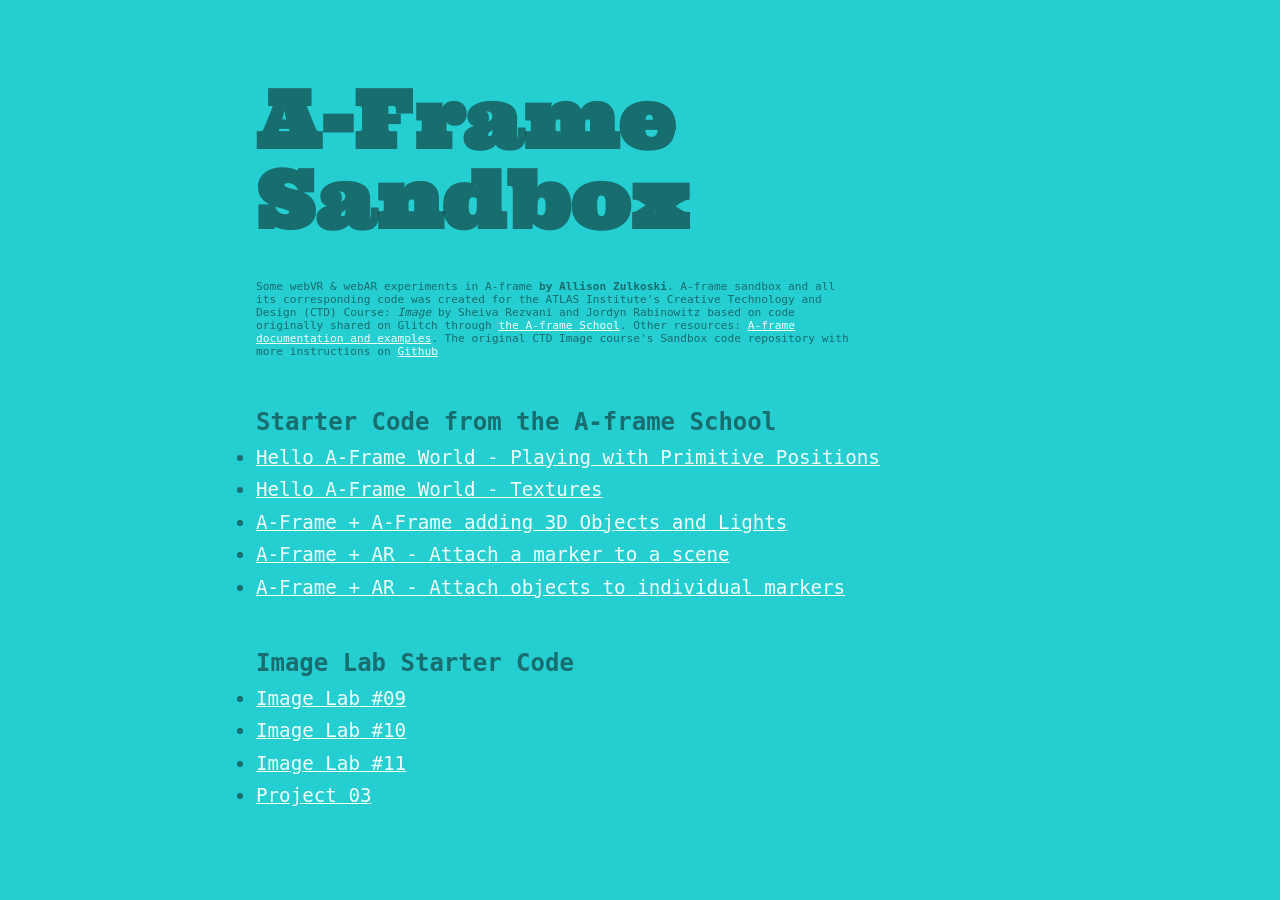
<file: aframe-example-code-main/index.html>
<!DOCTYPE html>
<html>
  <head>
    <title>A-Frame Sandbox</title>
    <meta name="viewport" content="width=device-width, initial-scale=1.0">
    <link rel="stylesheet" type="text/css" href="main.css">
  </head>
  <body>
    <h1>A-Frame Sandbox</h1>
    <p>Some webVR &amp; webAR experiments in A-frame <b>by Allison Zulkoski</b>. A-frame sandbox and all its corresponding code was created for the ATLAS Institute's Creative Technology and Design &#40;CTD&#41; Course: <i>Image</i> by Sheiva Rezvani and Jordyn Rabinowitz based on code originally shared on Glitch through <a href="https://aframe.io/aframe-school/#/" target="_blank">the A-frame School</a>. Other resources: <a href="https://aframe.io/">A-frame documentation and examples</a>. The original CTD Image course&#39;s Sandbox code repository with more instructions on <a href="https://github.com/sheiva/aframe-example-code">Github</a> </p>
    
    <h2>Starter Code from the A-frame School</h2>
    <ul>
      <li><a href="01-hello-AFrame-world-primitive-positions/index.html">Hello A-Frame World - Playing with Primitive Positions</a></li>
      <li><a href="02-Adding-textures-to-sky-and-primitives/index.html">Hello A-Frame World - Textures</a></li>
      <li><a href="03-Adding-3D-objects-lights-text/index.html">A-Frame &#43; A-Frame adding 3D Objects and Lights</a></li>
      <li><a href="04-ARjs-example01-attach-a-whole-scene-to-a-marker/index.html">A-Frame &#43; AR - Attach a marker to a scene</a></li>
      <li><a href="05-ARjs-example02-individualmarkers/index.html">A-Frame &#43; AR - Attach objects to individual markers</a></li>
    </ul>

    <h2>Image Lab Starter Code</h2>
    <ul>
      <li><a href="ImageLab09/index.html">Image Lab &#35;09</a></li>
      <li><a href="ImageLab10/index.html">Image Lab &#35;10</a></li>
      <li><a href="ImageLab11/index.html">Image Lab &#35;11</a></li>
      <li><a href="ImageProject-03/index.html">Project 03</a></li>
    </ul>

    
  </body>
</html>
</file>
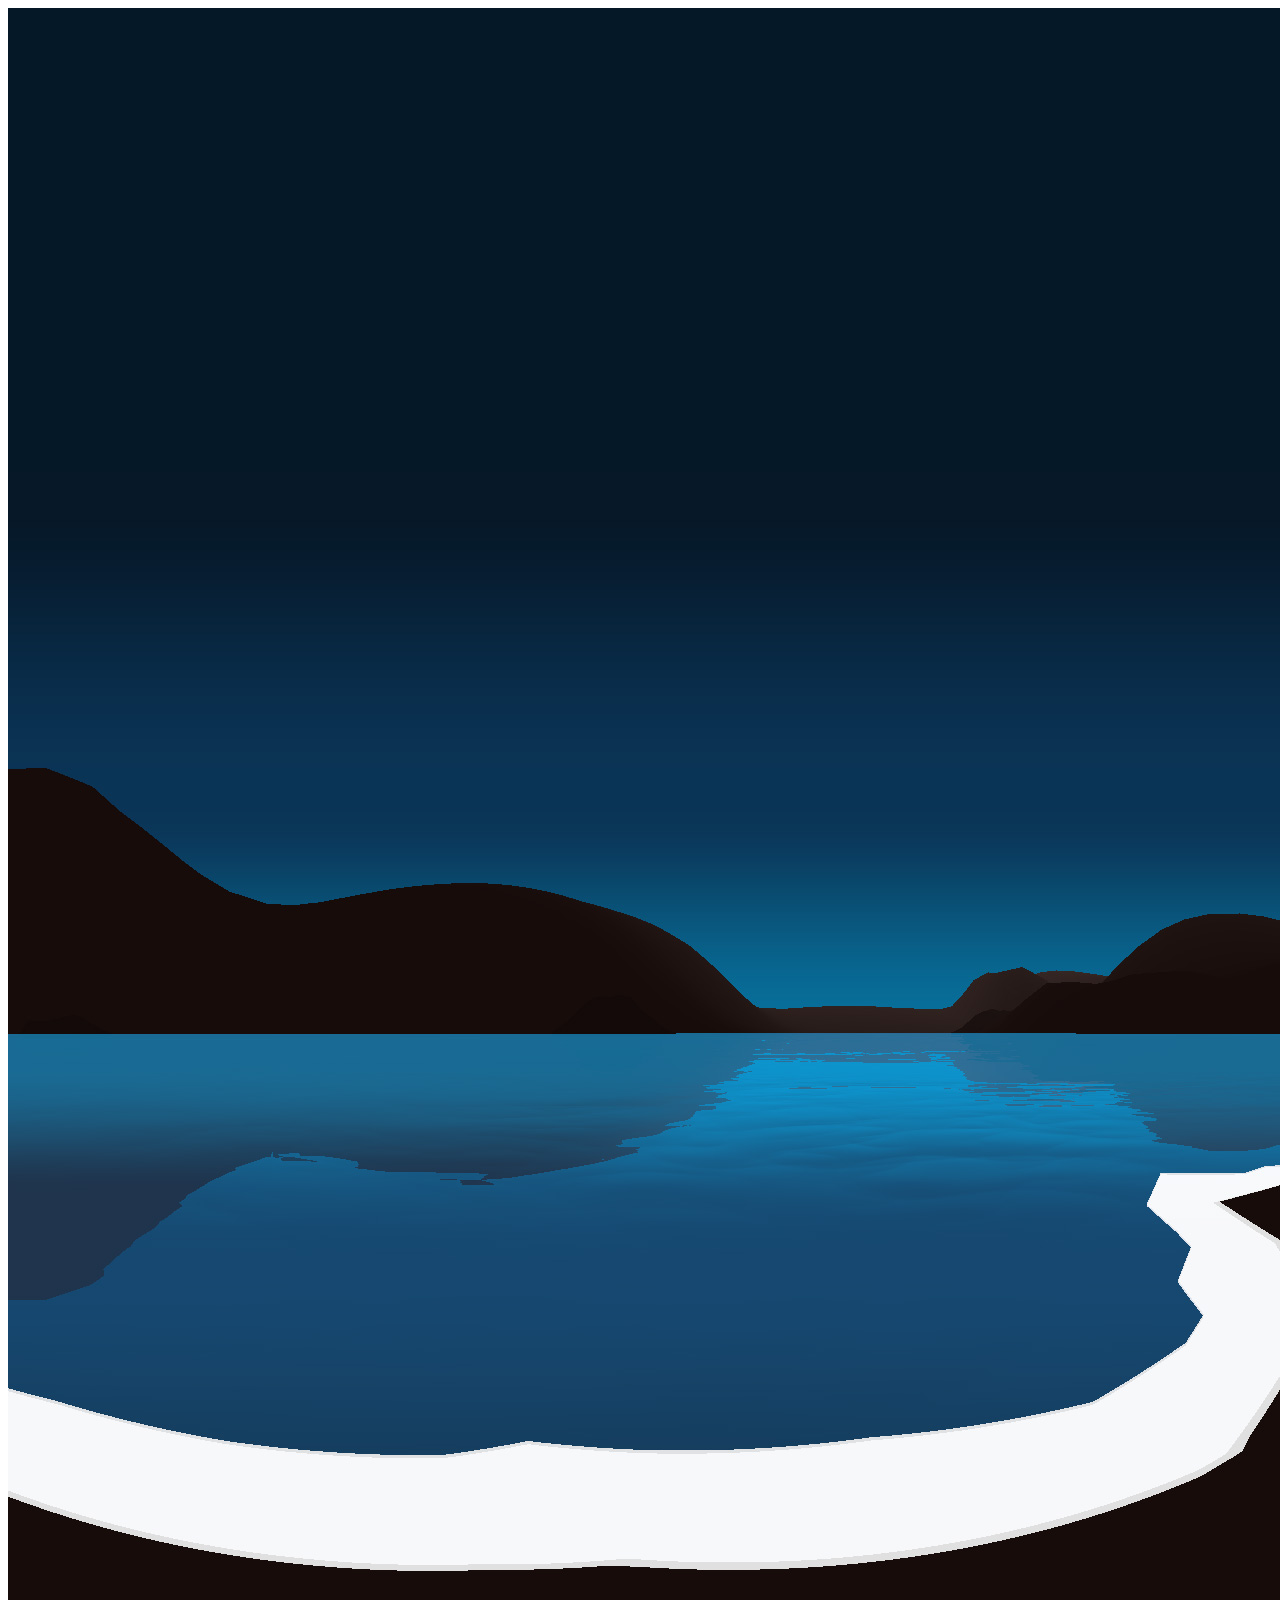
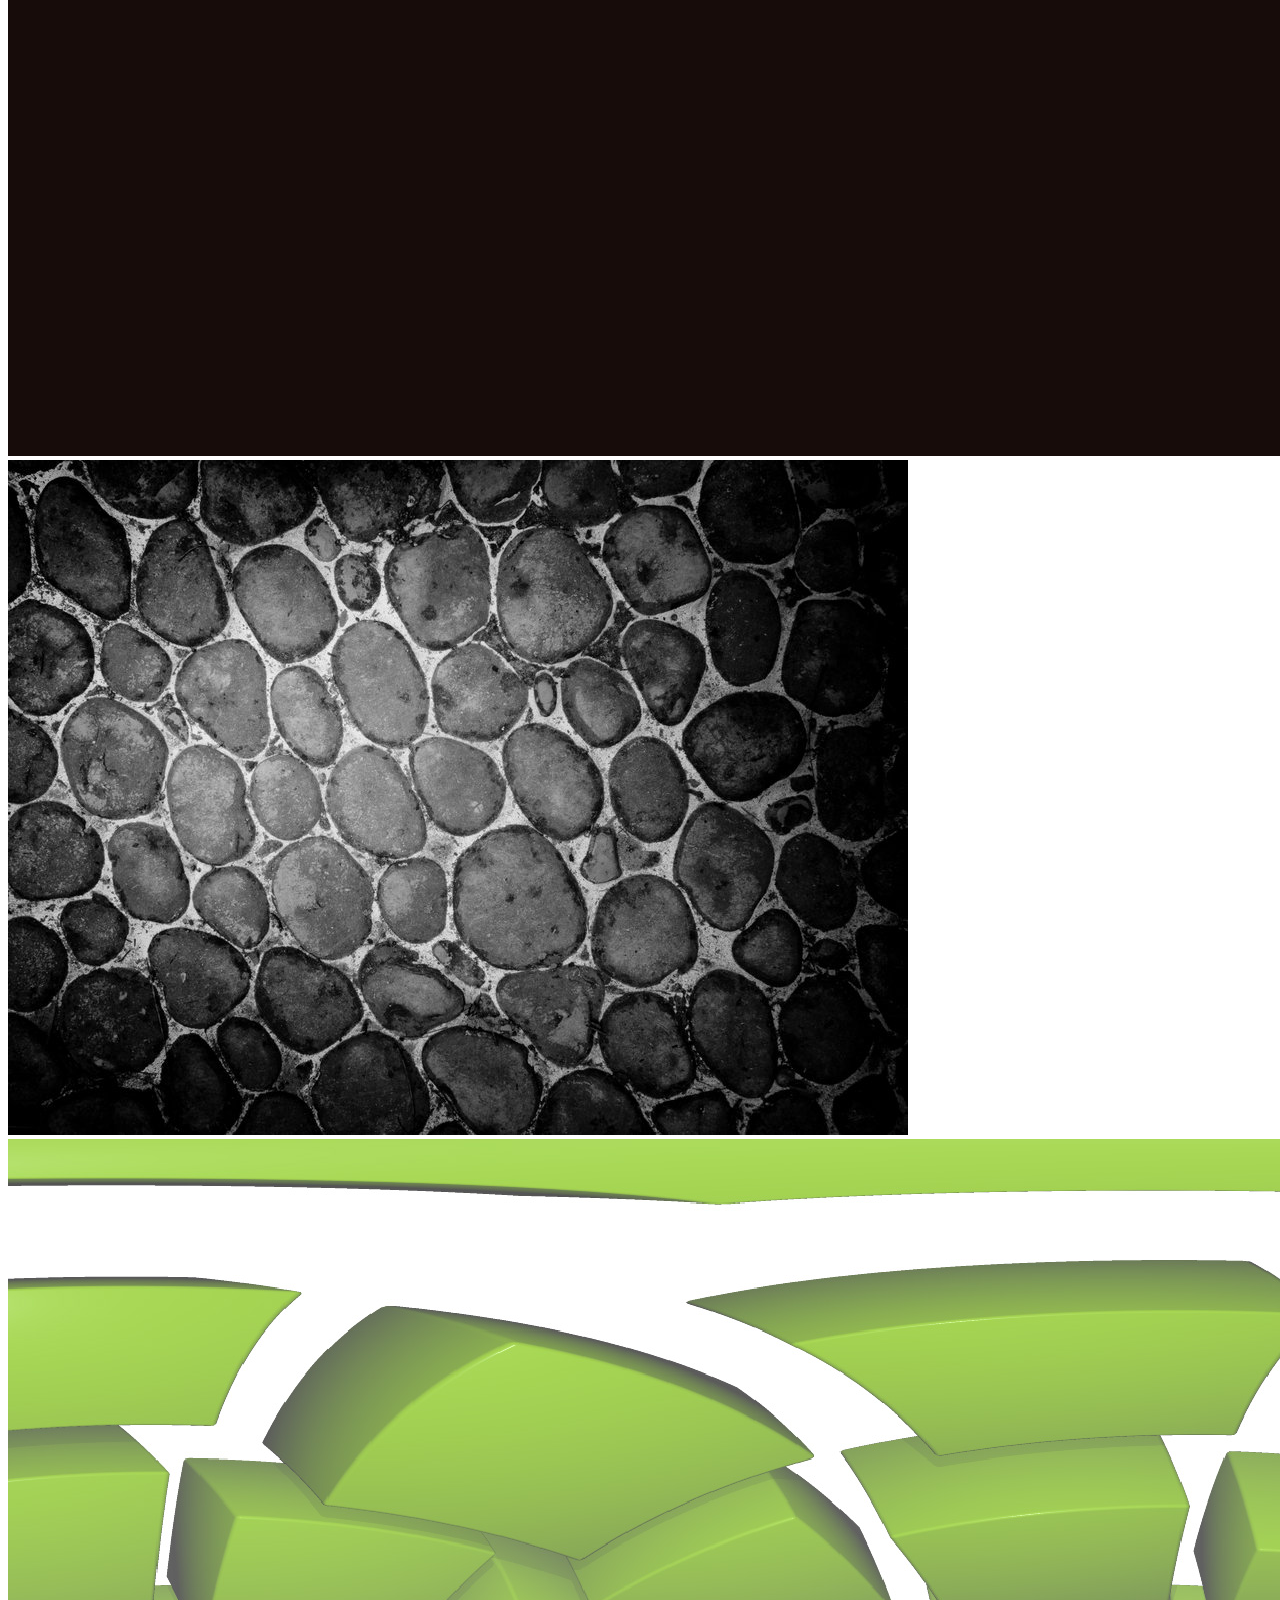
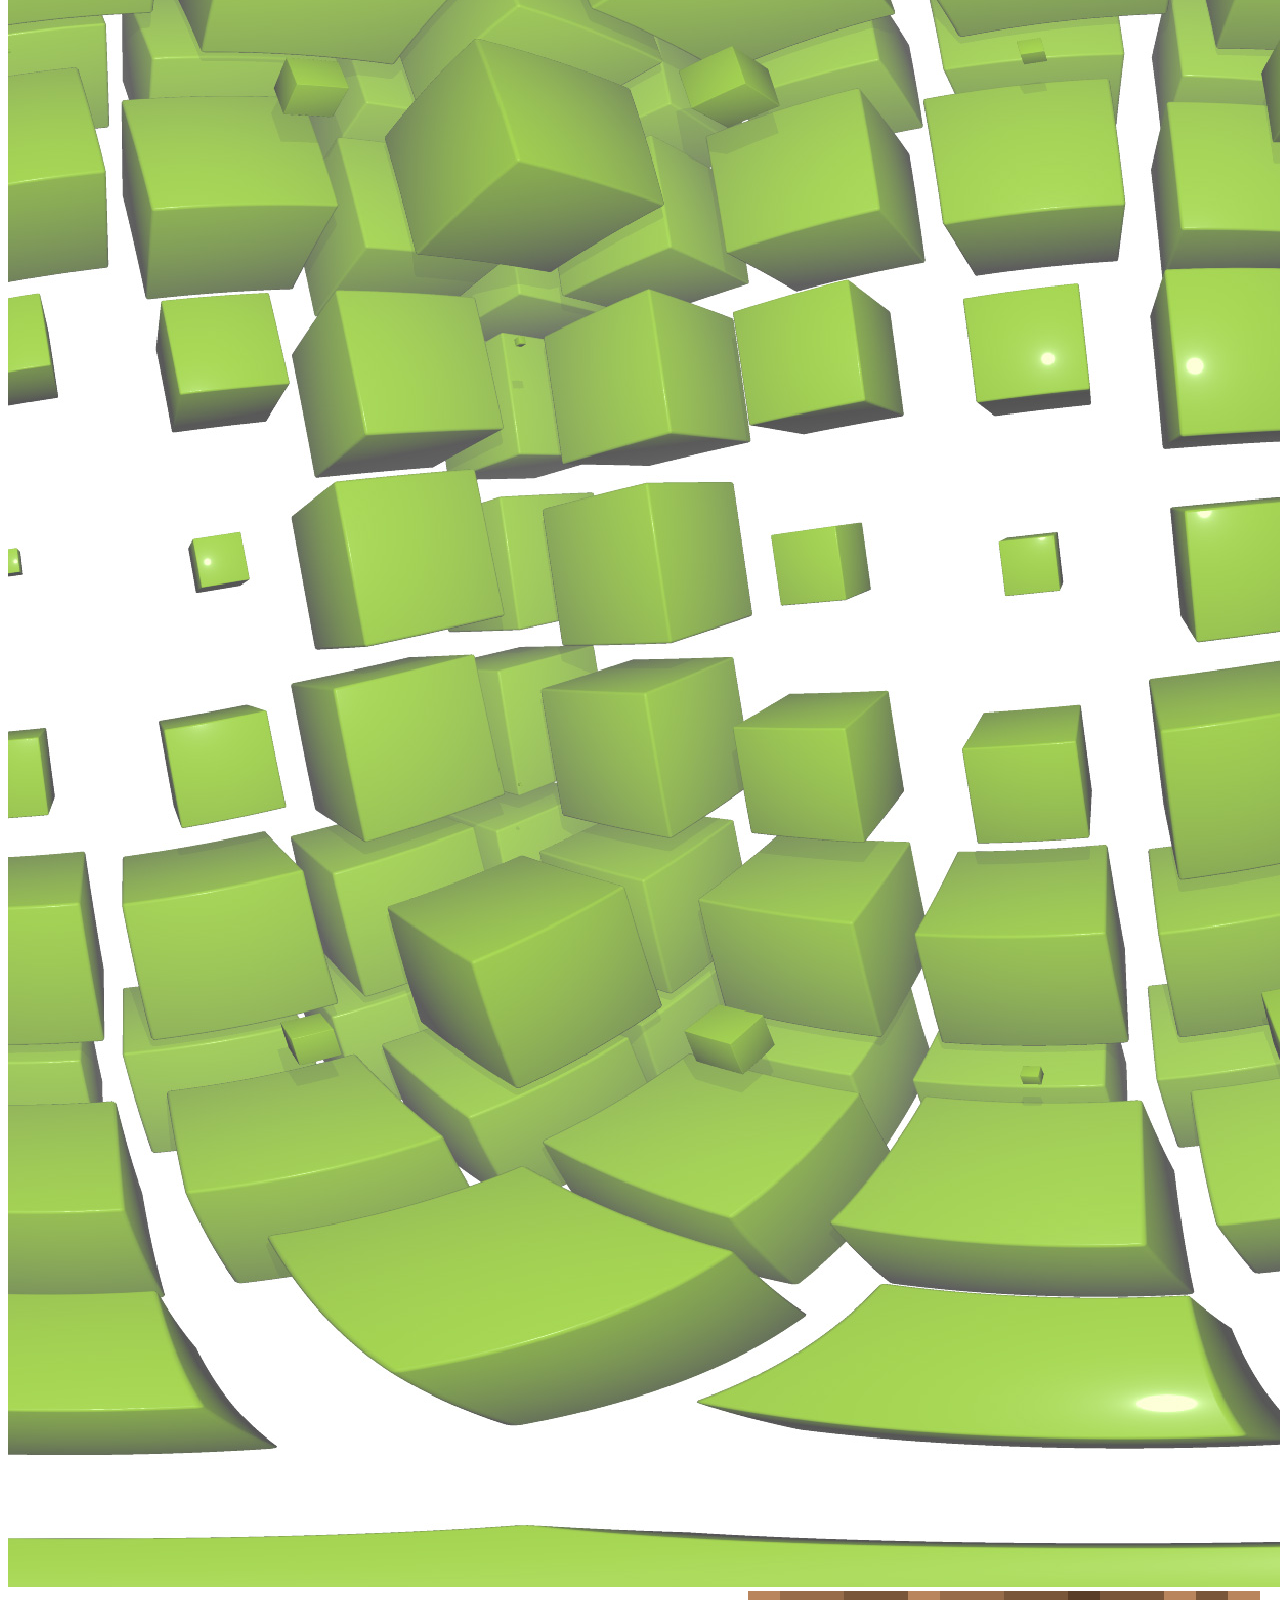
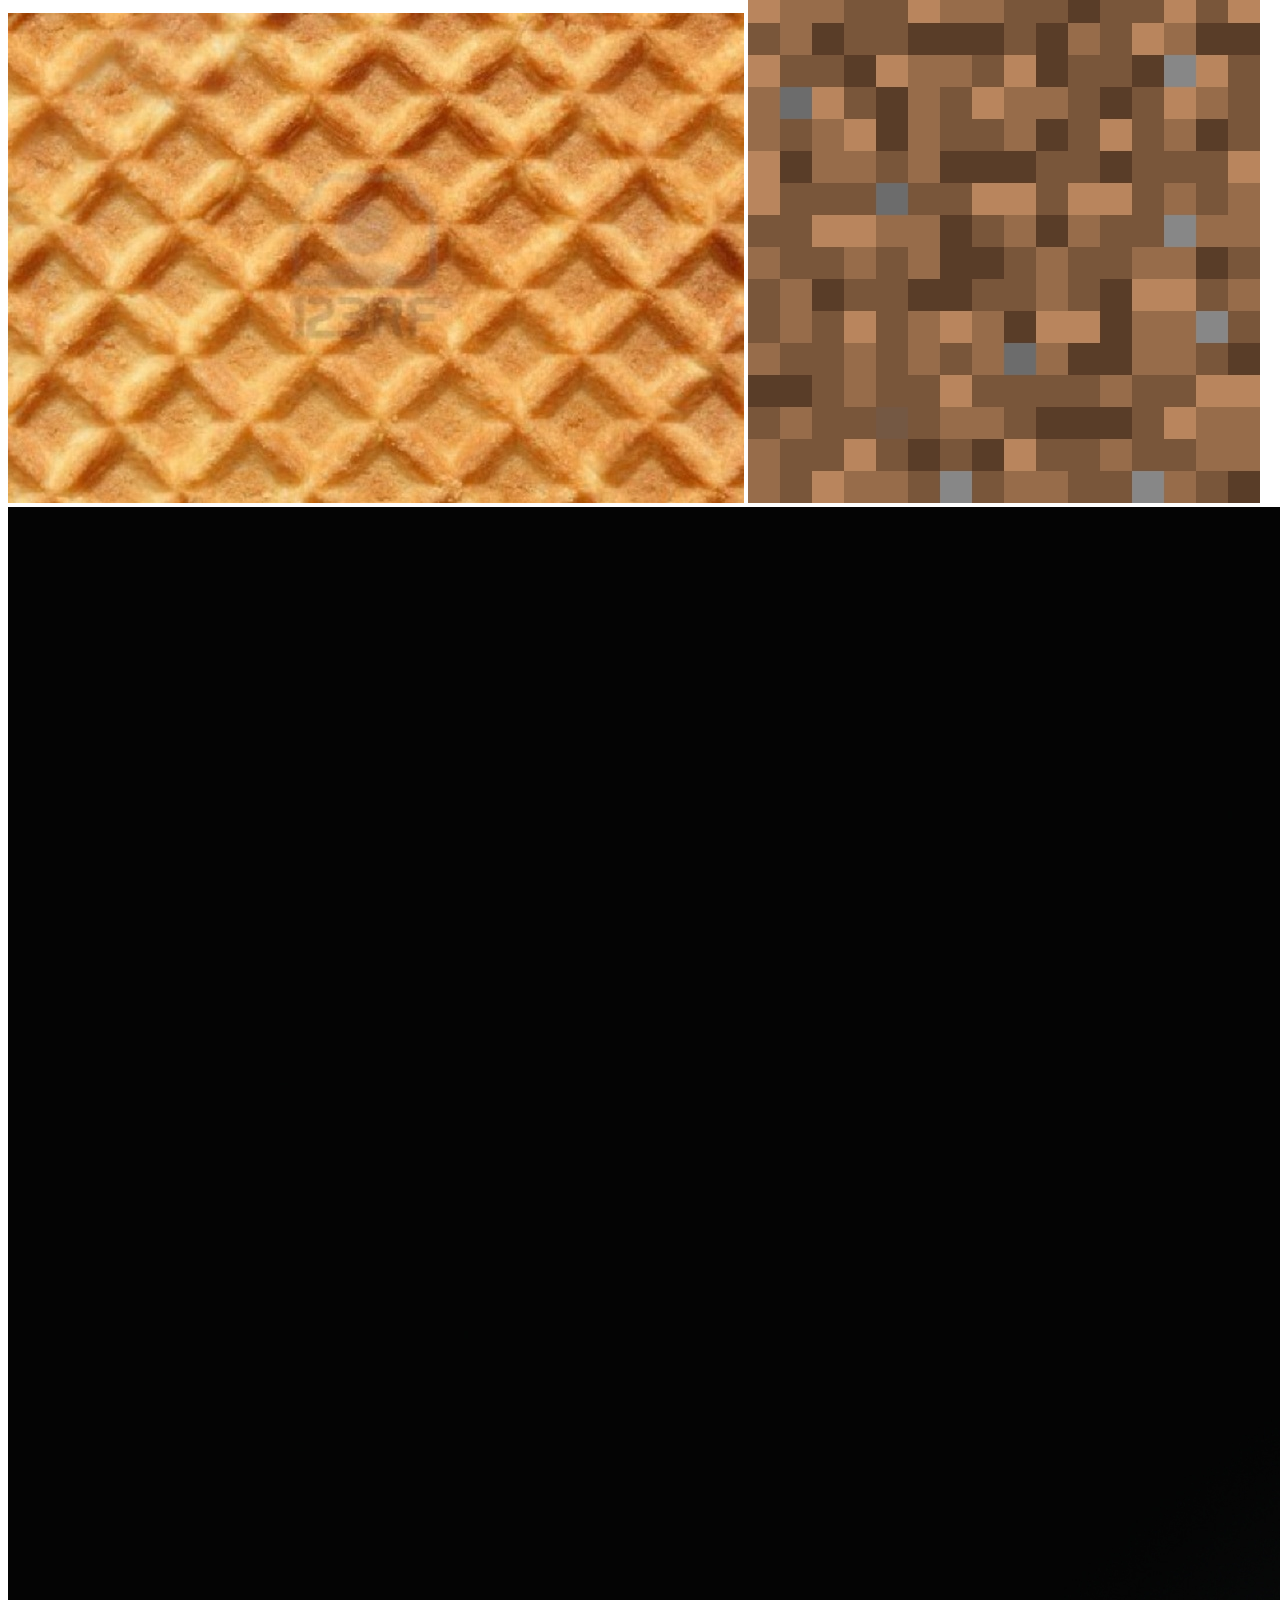
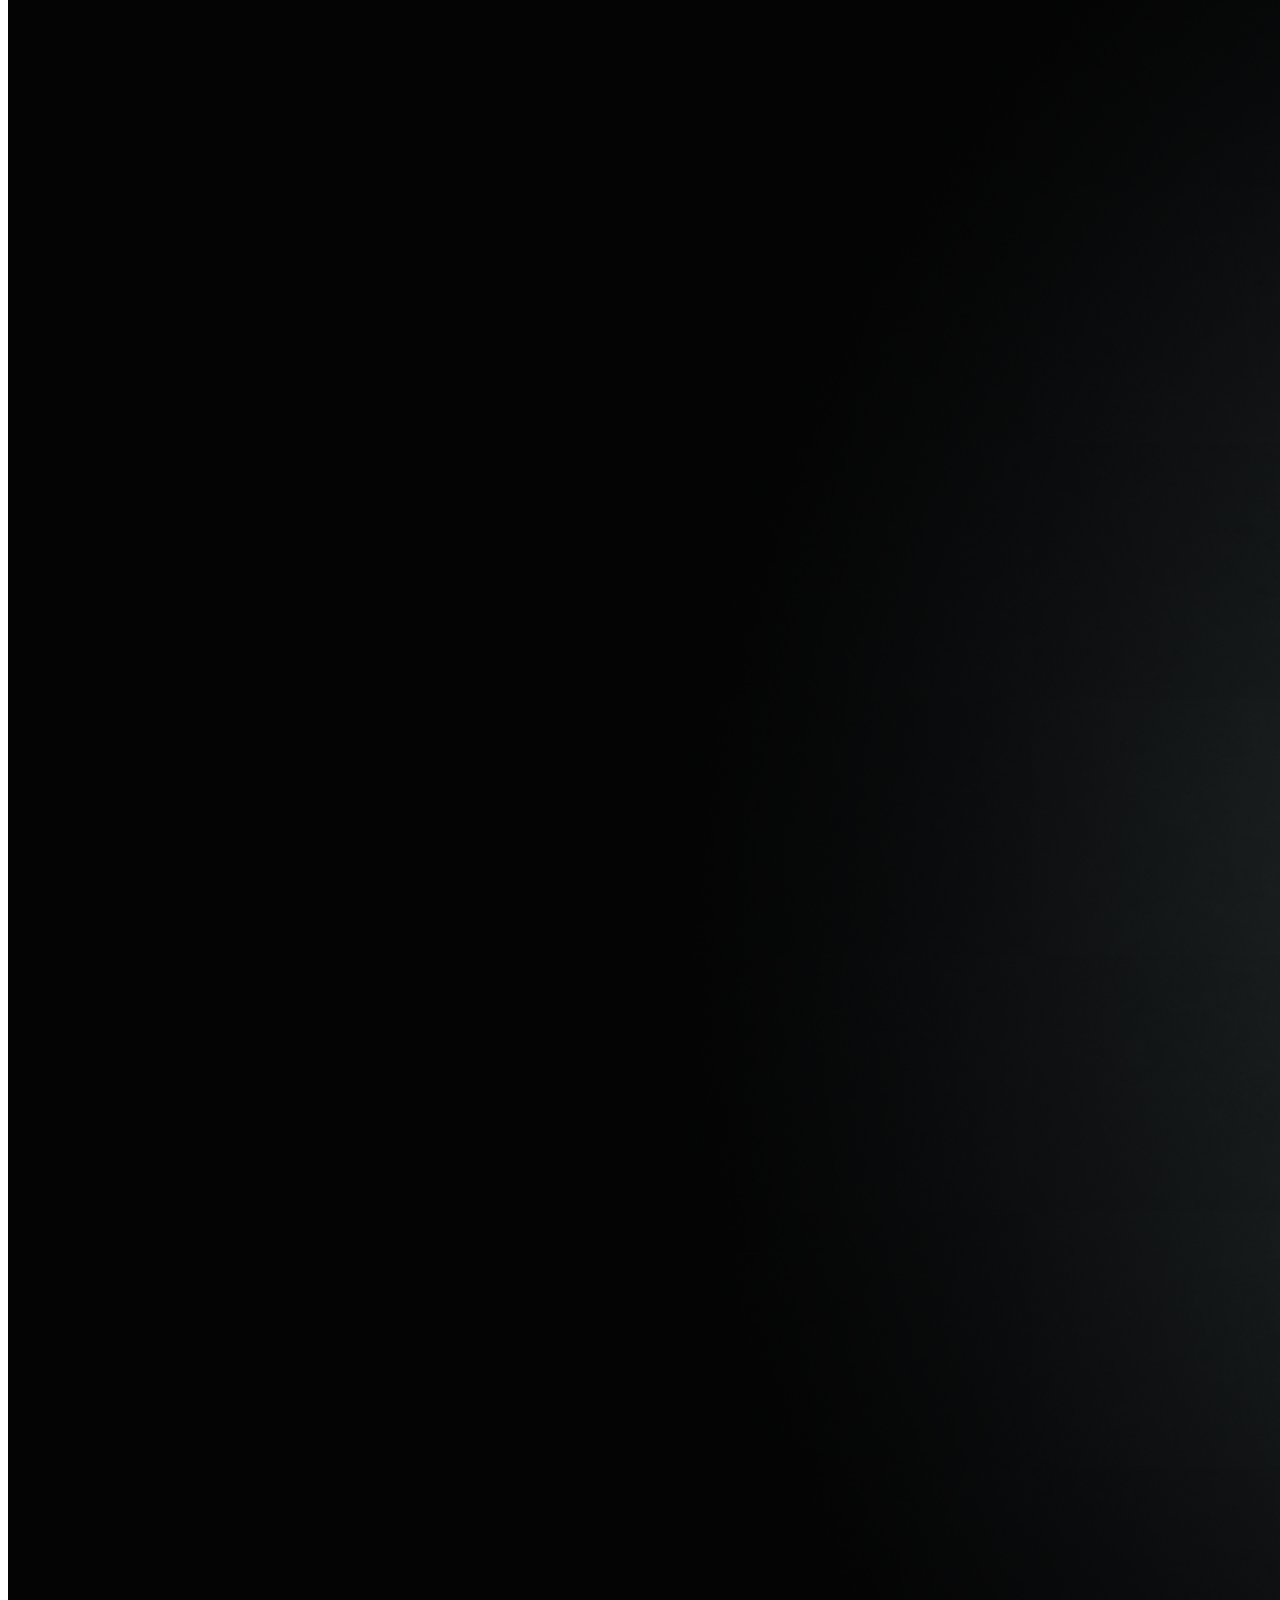
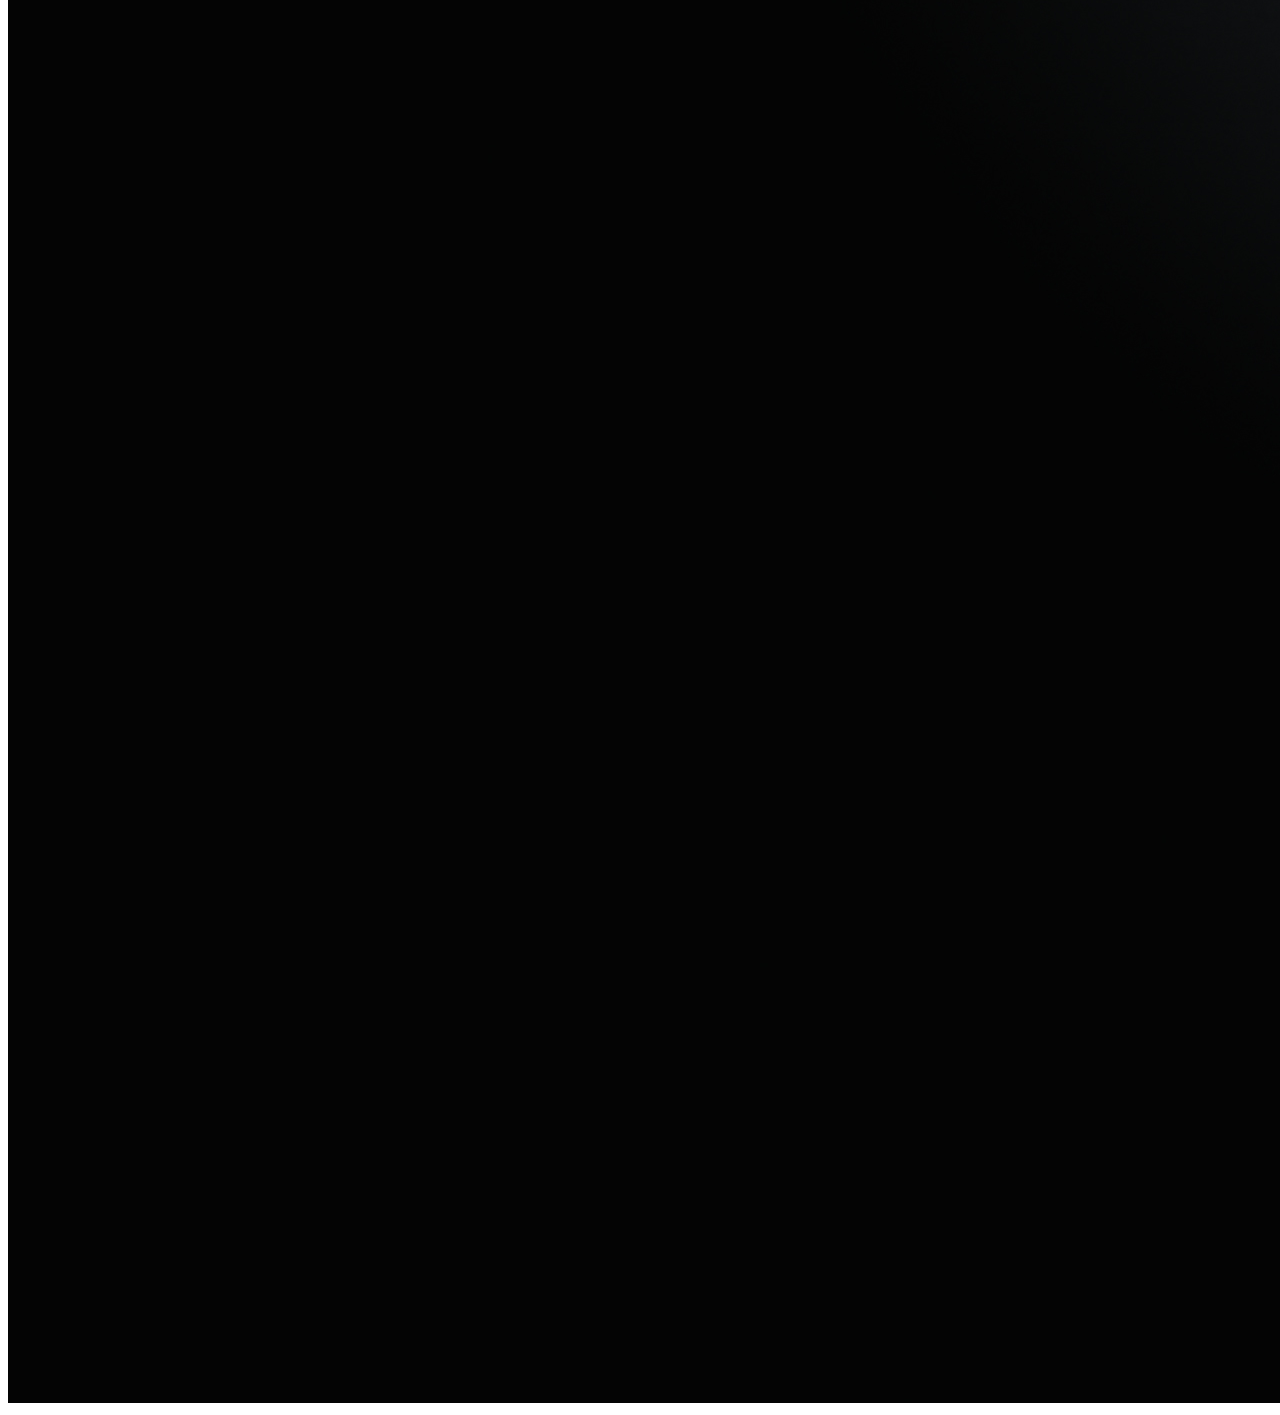
<file: aframe-example-code-main/02-Adding-textures-to-sky-and-primitives/solution.html>
<!DOCTYPE html>
<html>
  <head>
    <title>Textures - A-Frame School</title>
    <meta name="description" content="Textures - A-Frame School">
    <script src="https://aframe.io/releases/1.5.0/aframe.min.js"></script>
  </head>
  <body>
    <a-scene>
      <!-- Preload assets to ensure textures are available -->
      <a-assets>
        <img id="sky1" src="assets/sky1.jpg">
        <img id="tex1" src="assets/texture1.jpg">
        <img id="tex2" src="assets/texture2.jpg">
        <img id="tex3" src="assets/texture3.jpg">
        <img id="tex4" src="assets/texture4.jpg">
        <img id="plane" src="assets/plane.jpg">
      </a-assets>

      <a-sky src="#sky1" radius="30"></a-sky>
      
      <a-box src="#tex1" position="-2 0.5 -4"></a-box>
      <a-sphere src="#tex2" radius="0.5" position="0 0.5 -3"></a-sphere>
      <a-cone src="#tex3" height="2" radius-top="0.1" position="0 1 -6"></a-cone>
      <a-box src="#tex4" position="2 0.5 -4"></a-box>

      <a-plane src="#plane" rotation="-90 0 0" height="100" width="100"></a-plane>

      <a-light type="ambient" color="#666"></a-light>
      <a-light type="point" intensity="1" position="2 4 4"></a-light>
    </a-scene>
  </body>
</html>
</file>
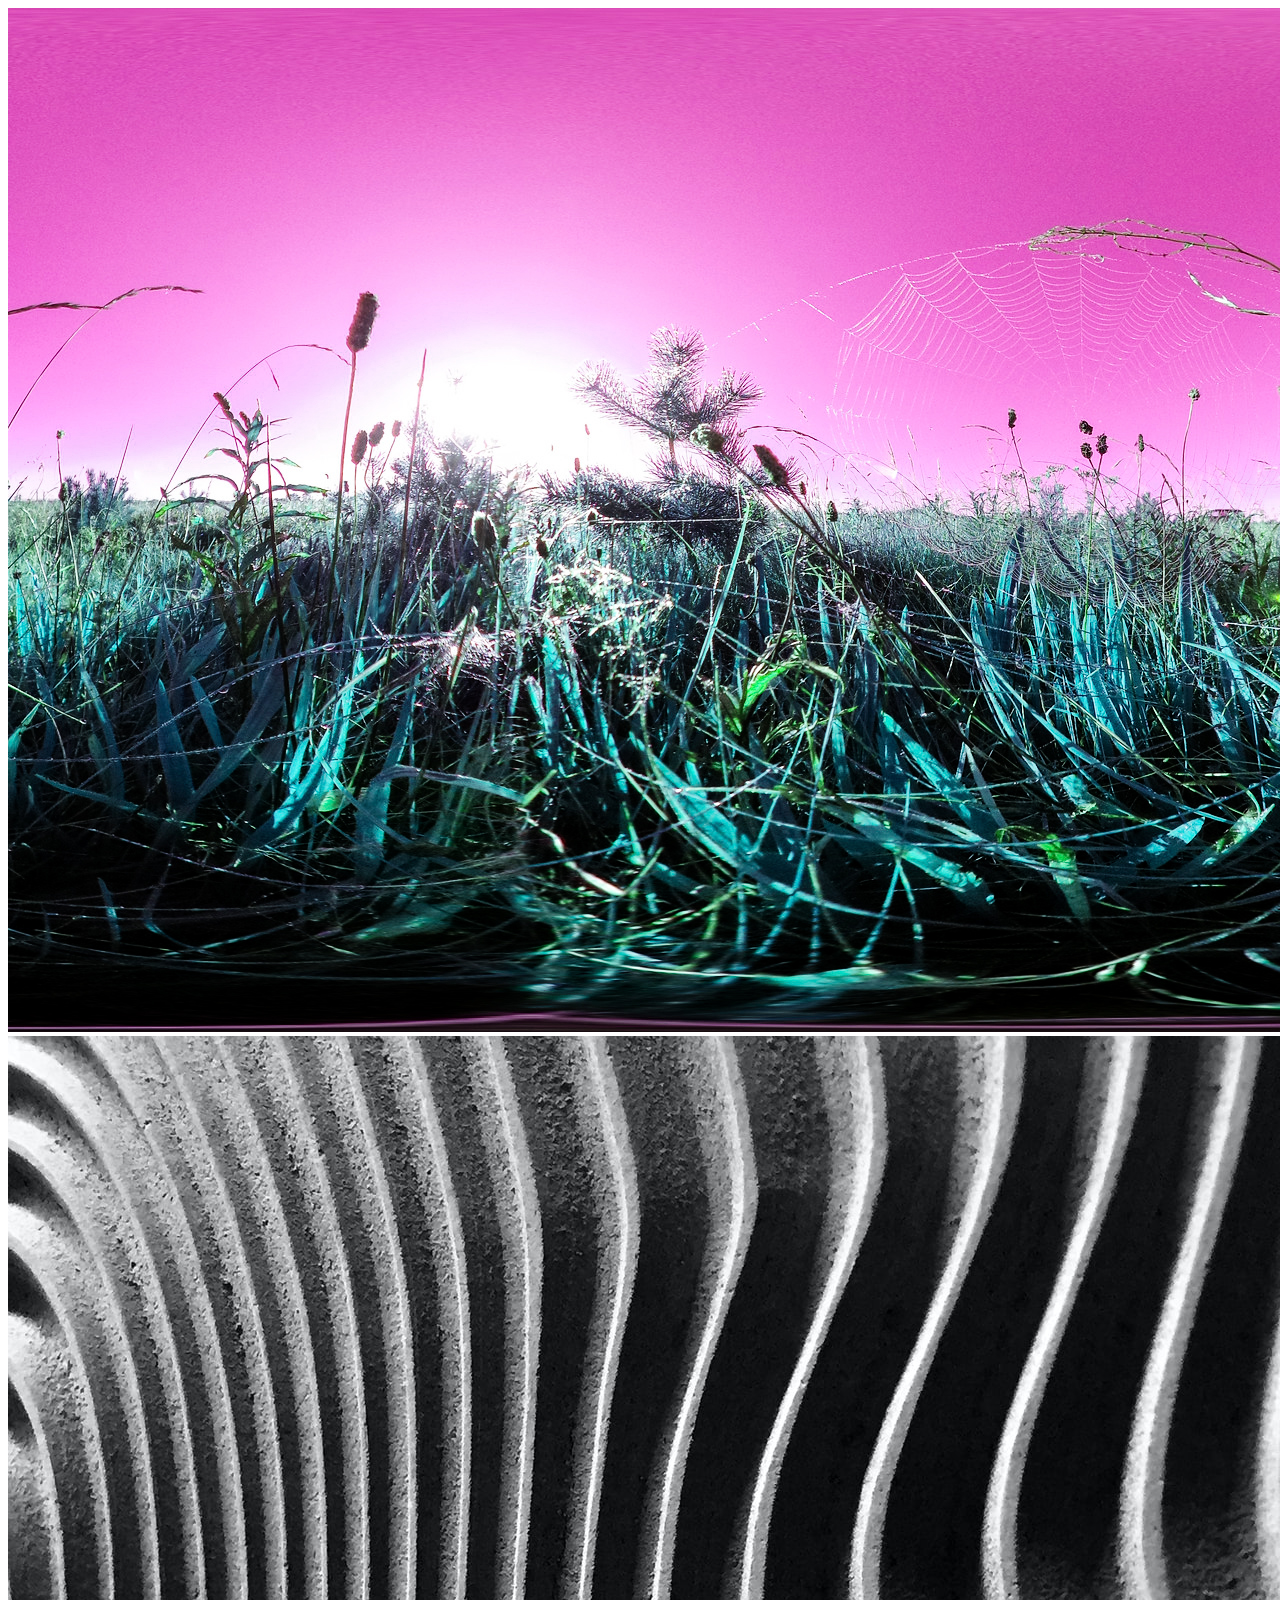
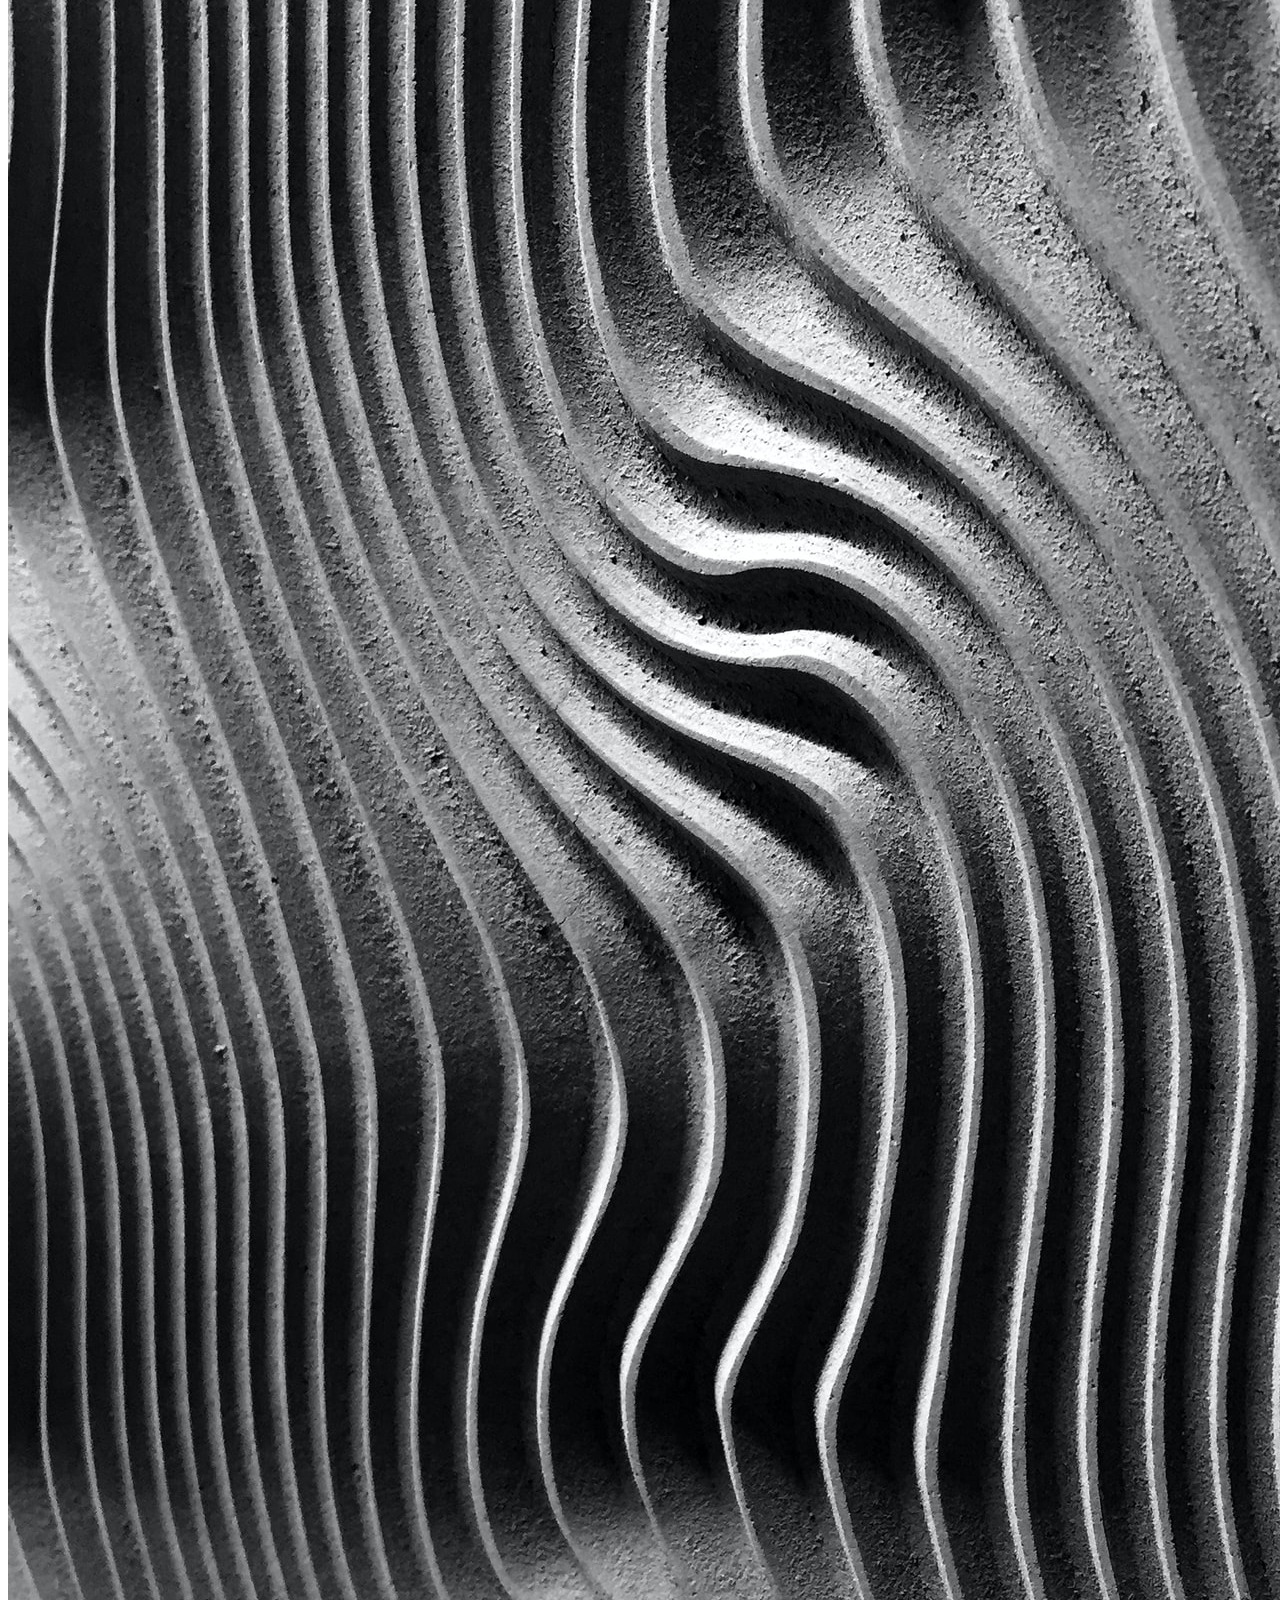
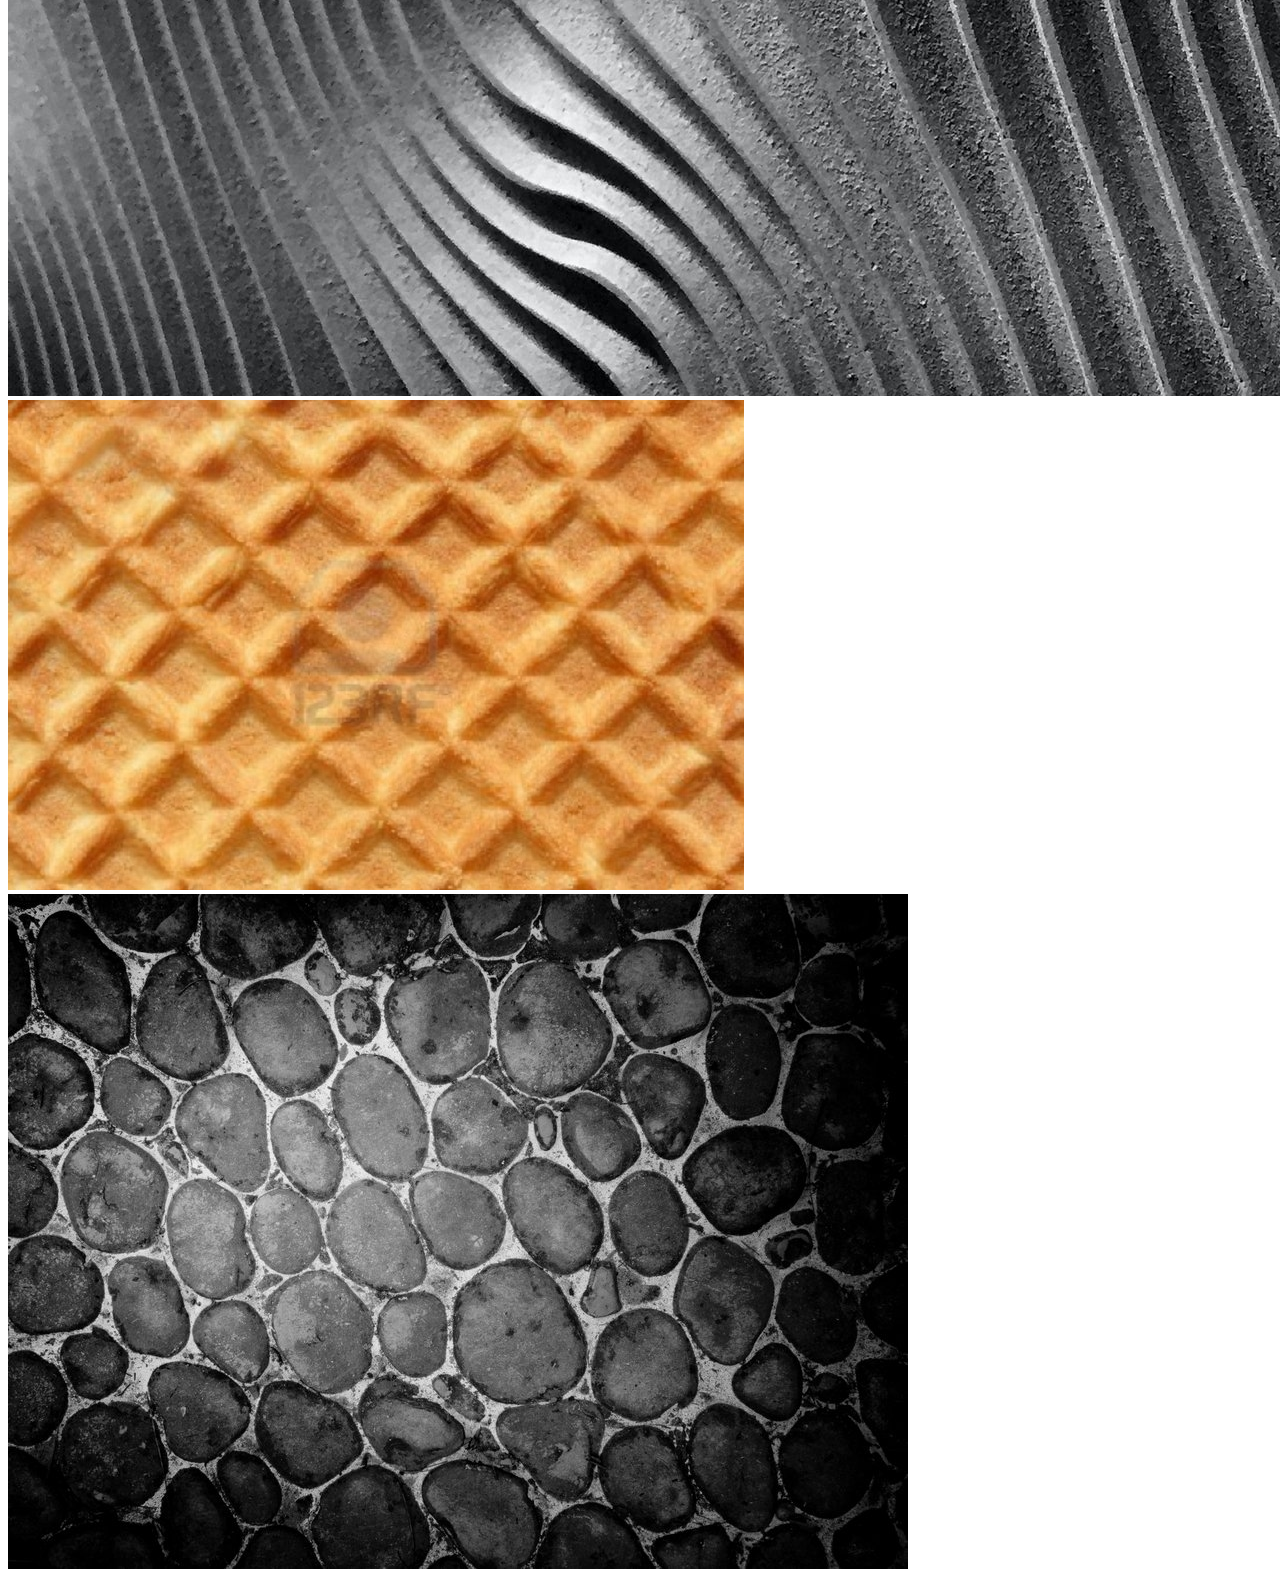
<file: aframe-example-code-main/03-Adding-3D-objects-lights-text/solution.html>
<!DOCTYPE html>
<html>
  <head>
    <title>Textures - A-Frame School</title>
    <meta name="description" content="Textures - A-Frame School">
    <script src="https://aframe.io/releases/1.7.0/aframe.min.js"></script>
<!--     <script src="https://jeromeetienne.github.io/AR.js/aframe/build/aframe-ar.js"></script> -->
  </head>
  <body>
    <a-scene>
      <a-assets>
        <a-asset-item id="tree" src="assets/Lowpoly_tree_sample.obj"></a-asset-item>
        <img id="sky1" src="assets/SheivaRezvani-Equirectangular-Unreal.jpg">
        <img id="tex5" src="assets/texture5.jpg">
        <img id="tex3" src="assets/texture3.jpg">
        <img id="tex1" src="assets/texture1.jpg">
      </a-assets>
      
      <a-sky src="#sky1"></a-sky>
      
      <a-text value="Beautiful Family Tree!!" position="0 10 -4" wrap-count="10" width="30" font="roboto" color="#FFFFFF"></a-text>
      
      <a-obj-model src="#tree" position="-9.081 0 -10" scale=".25 .25 .25" color="green"></a-obj-model>
      
      <a-obj-model src="#tree" position="-5 0 -20" scale=".5 .5 .5" material="shader:flat;src:#tex5"></a-obj-model>
      <a-box src="" position="-2 0.5 -4"></a-box>
      <a-sphere src="" radius="0.5" position="0 0.5 -3"></a-sphere>
      <a-cone src="#tex3" height="2" radius-top="0.1" position="0 1 -6"></a-cone>
      <a-box src="#tex5" position="2 0.5 -4"></a-box>

      <a-plane src="#tex1" rotation="-90 0 0" height="100" width="100"></a-plane>

      <a-light type="ambient" color="#445451"></a-light>
      <a-light light="color: #ff6000; intensity: 2; type: point"></a-light>
      
      
<!--       <a-entity id="rig" position="25 10 0">
          <a-entity id="camera" camera look-controls></a-entity>
      </a-entity> -->
      
<!--       <a-entity camera="active: true" look-controls wasd-controls position="0 10 0" data-aframe-default-camera></a-entity> -->
    
    </a-scene>
  </body>
</html>
</file>
<file: aframe-example-code-main/main.css>
@import url('https://fonts.googleapis.com/css?family=Shrikhand');
@import url('https://fonts.googleapis.com/css2?family=Cal+Sans');
@import url('https://fonts.googleapis.com/css2?family=Alfa+Slab+One');
@import url('https://fonts.googleapis.com/css2?family=Ultra');
*, html{
        margin: 0;
        padding: 0;
}
body{
    background-color: #25CED1;
    font-family: "Open Sans", monospace, sans-serif;
    color: rgba(12, 12, 12, .5);
    width: 50%;
    margin: 0 auto;
}
h1{
    font-family: 'Ultra', serif;
    font-size: 6em;
    margin-top: 1em;
    line-height: 1em;
    margin-bottom: .5em;
}
h2{
    margin-top: 50px;
}
p{
    font-size: .7em;
    max-width: 600px;
/*    margin-top: 5em;*/
    /*font-size: 11px;*/
    margin-top: 0px;
/*    color: darkslategray;*/
}
ul{
    margin-bottom: 50px;
}
li{
    font-size: 1.2em;
    margin-top: .5em;
}
a{
    color: azure;
}
a:hover{
    text-decoration: none;
}

/*BREAKPOINT 1!*/
@media screen and (max-width: 435px) {
    *, html, body{
        margin: 0;
        padding: 0;
    }
    body{
        width: 80%;
        margin: 0 auto;
    }
    h1{
        font-size: 3em;
        margin-top: 1em;
    }
}

/*BREAKPOINT 2!*/
@media screen and (max-width: 720px) {
    *, html, body{
        margin: 0;
        padding: 0;
    }
    body{
        width: 80%;
        margin: 0 auto;
    }
    h1{
        font-size: 4em;
        margin-top: .75em;
    }
}

/*BREAKPOINT 3!*/
@media screen and (max-width: 900px) {
    *, html, body{
        margin: 0;
        padding: 0;
    }
    body{
        width: 80%;
        margin: 0 auto;
    }
    h1{
        font-size: 4em;
        margin-top: .75em;
    }
}

/*BREAKPOINT 4!*/
@media screen and (max-width: 1367px) {
    *, html, body{
        margin: 0;
        padding: 0;
    }
    body{
        width: 60%;
        margin: 0 auto;
    }
    h1{
        font-size: 5em;
        margin-top: 1em;
    }
}

/*BREAKPOINT! for smaller screens*/
@media only screen and (min-device-width : 320px) and (max-device-width : 480px) {
    *, html{
        margin: 0;
        padding: 0;
    }
    body{
        width: 80%;
/*        max-width: 200px;*/
        margin: 0 auto;
    }
    h1{
        font-size: 2em;
        margin-top: 1em;
    }
}
</file>
